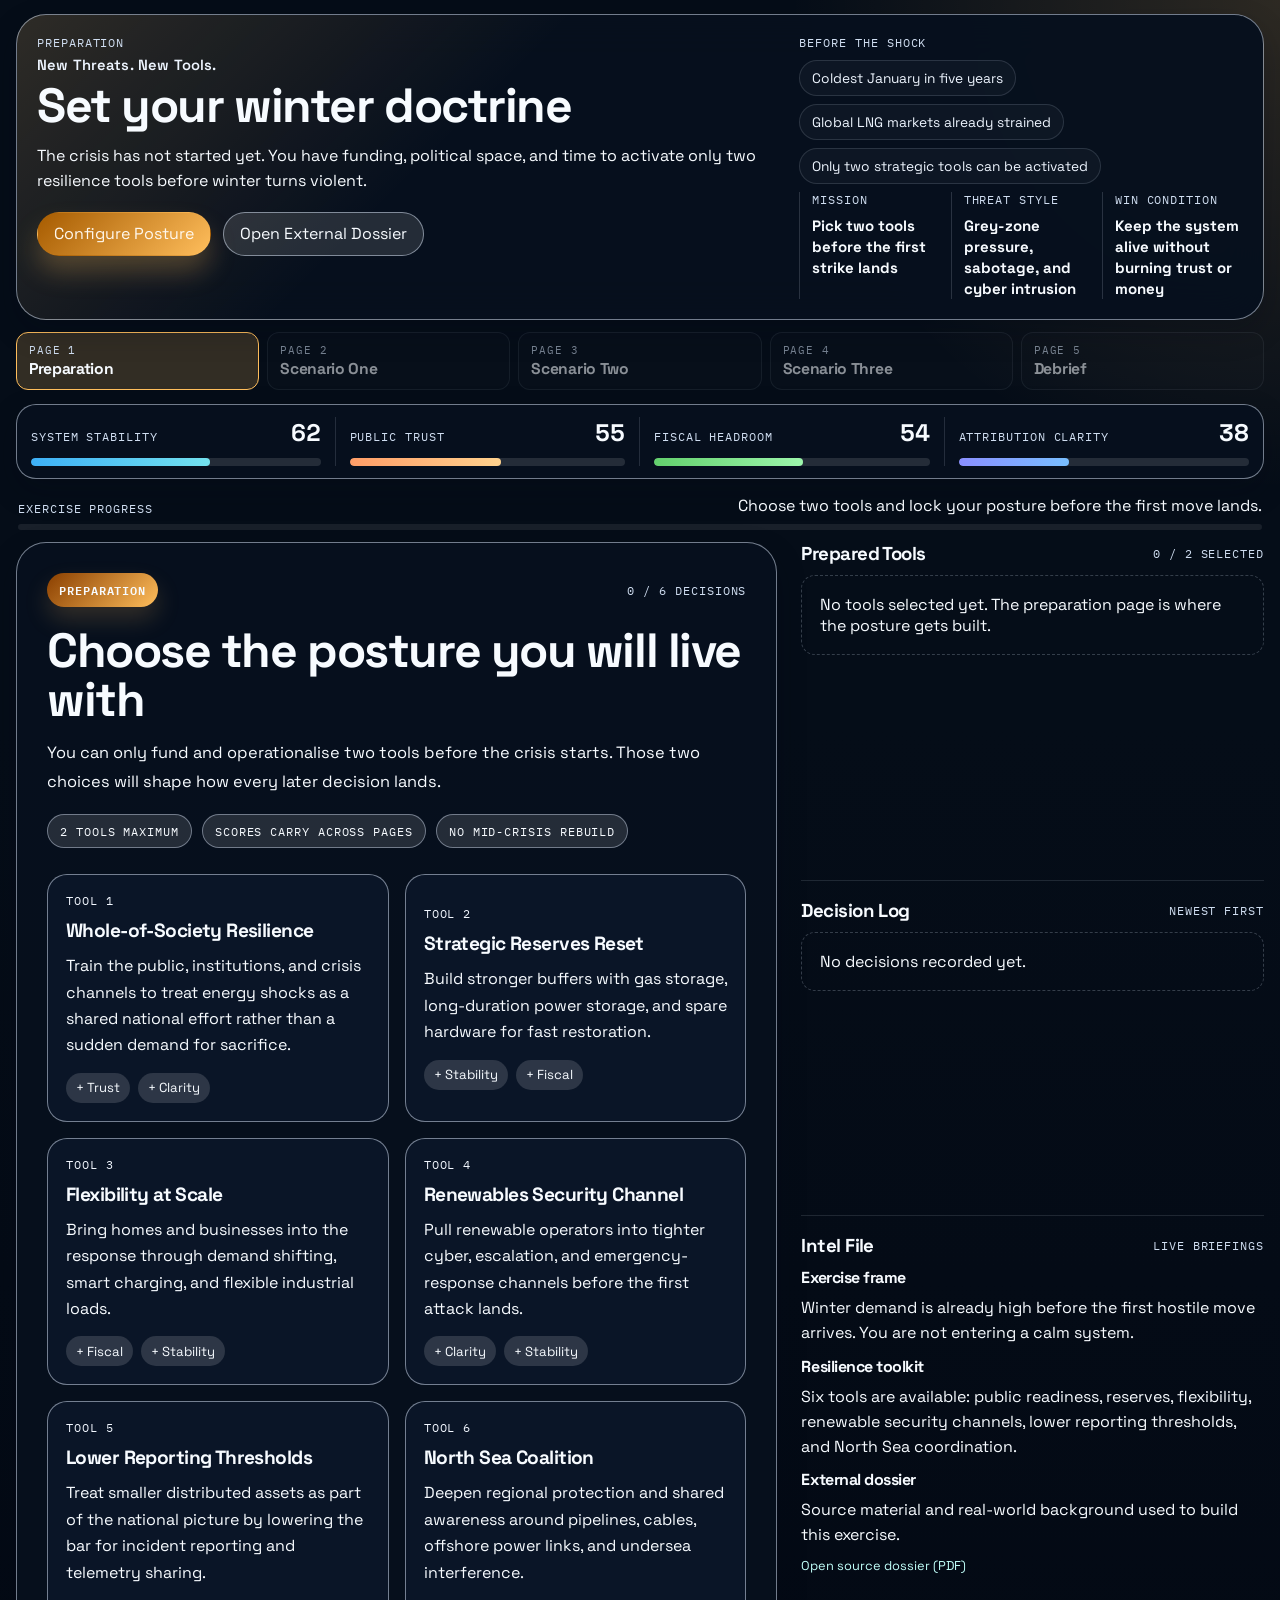
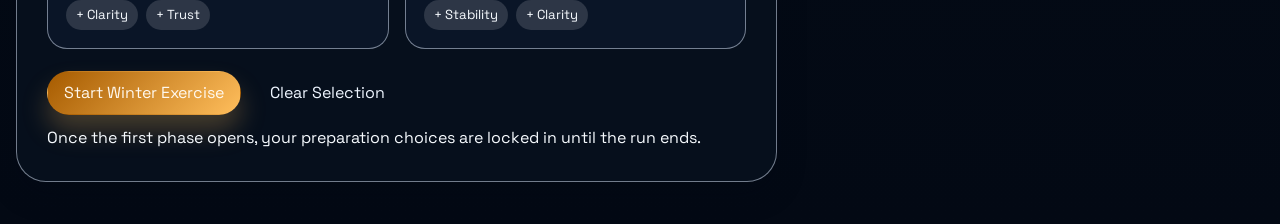
<file: index.html>
<!doctype html>
<html lang="en">
  <head>
    <meta charset="utf-8" />
    <meta name="viewport" content="width=device-width, initial-scale=1" />
    <title>Grey Zone Grid | Preparation</title>
    <link rel="preconnect" href="https://fonts.googleapis.com" />
    <link rel="preconnect" href="https://fonts.gstatic.com" crossorigin />
    <link
      href="https://fonts.googleapis.com/css2?family=IBM+Plex+Mono:wght@400;500;600&family=Space+Grotesk:wght@400;500;700&display=swap"
      rel="stylesheet"
    />
    <link rel="stylesheet" href="styles.css?v=20260312o" />
  </head>
  <body data-page="prep">
    <div class="app-shell">
      <header class="hero">
        <div class="hero-copy">
          <p class="eyebrow" id="pageEyebrow"></p>
          <p class="hero-theme" id="pageTheme"></p>
          <h1 id="pageHeading"></h1>
          <p class="hero-dek" id="pageDek"></p>
          <div class="hero-actions" id="heroActions"></div>
        </div>

        <div class="hero-side">
          <div class="schematic-card">
            <p class="mini-label" id="pageContextLabel"></p>
            <div class="schematic-grid" aria-hidden="true">
              <span class="schematic-node node-gas"></span>
              <span class="schematic-node node-grid"></span>
              <span class="schematic-node node-wind"></span>
              <span class="schematic-node node-terminal"></span>
              <span class="schematic-line line-one"></span>
              <span class="schematic-line line-two"></span>
              <span class="schematic-line line-three"></span>
            </div>
            <ul class="scenario-list" id="pageContextList"></ul>
          </div>

          <div class="hero-stat-grid" id="pageStatGrid"></div>
        </div>
      </header>

      <nav class="phase-nav" id="phaseNav" aria-label="Game phases"></nav>

      <main class="control-room" id="game">
        <section class="metric-strip" aria-label="Current resilience scores">
          <article class="metric-card metric-stability">
            <div class="metric-head">
              <span class="metric-label">System Stability</span>
              <span class="metric-value" id="metric-stability-value">62</span>
            </div>
            <div class="metric-bar">
              <span class="metric-fill" id="metric-stability-fill"></span>
            </div>
            <p class="metric-copy" id="metric-stability-copy"></p>
          </article>

          <article class="metric-card metric-trust">
            <div class="metric-head">
              <span class="metric-label">Public Trust</span>
              <span class="metric-value" id="metric-trust-value">55</span>
            </div>
            <div class="metric-bar">
              <span class="metric-fill" id="metric-trust-fill"></span>
            </div>
            <p class="metric-copy" id="metric-trust-copy"></p>
          </article>

          <article class="metric-card metric-fiscal">
            <div class="metric-head">
              <span class="metric-label">Fiscal Headroom</span>
              <span class="metric-value" id="metric-fiscal-value">54</span>
            </div>
            <div class="metric-bar">
              <span class="metric-fill" id="metric-fiscal-fill"></span>
            </div>
            <p class="metric-copy" id="metric-fiscal-copy"></p>
          </article>

          <article class="metric-card metric-clarity">
            <div class="metric-head">
              <span class="metric-label">Attribution Clarity</span>
              <span class="metric-value" id="metric-clarity-value">38</span>
            </div>
            <div class="metric-bar">
              <span class="metric-fill" id="metric-clarity-fill"></span>
            </div>
            <p class="metric-copy" id="metric-clarity-copy"></p>
          </article>
        </section>

        <section class="progress-panel">
          <div class="progress-head">
            <p class="mini-label">Exercise Progress</p>
            <p class="progress-text" id="progressText"></p>
          </div>
          <div class="progress-track" aria-hidden="true">
            <span class="progress-fill" id="progressFill"></span>
          </div>
        </section>

        <section class="room-grid">
          <section class="stage-panel" aria-live="polite">
            <div class="stage-header">
              <span class="phase-chip" id="phaseChip"></span>
              <span class="event-counter" id="eventCounter"></span>
            </div>
            <h2 class="stage-title" id="stageTitle"></h2>
            <p class="stage-lead" id="stageLead"></p>
            <div class="signal-row" id="signalRow"></div>
            <div class="stage-body" id="stageBody"></div>
          </section>

          <aside class="sidebar">
            <section class="panel">
              <div class="panel-head">
                <h3>Prepared Tools</h3>
                <span class="panel-meta" id="toolCounter"></span>
              </div>
              <div class="tool-summary" id="toolSummary"></div>
            </section>

            <section class="panel">
              <div class="panel-head">
                <h3>Decision Log</h3>
                <span class="panel-meta">Newest first</span>
              </div>
              <div class="log-list" id="decisionLog"></div>
            </section>

            <section class="panel">
              <div class="panel-head">
                <h3>Intel File</h3>
                <span class="panel-meta">Live briefings</span>
              </div>
              <div class="source-list" id="sourceList"></div>
            </section>
          </aside>
        </section>
      </main>
    </div>

    <script src="app.js?v=20260312o"></script>
  </body>
</html>
</file>
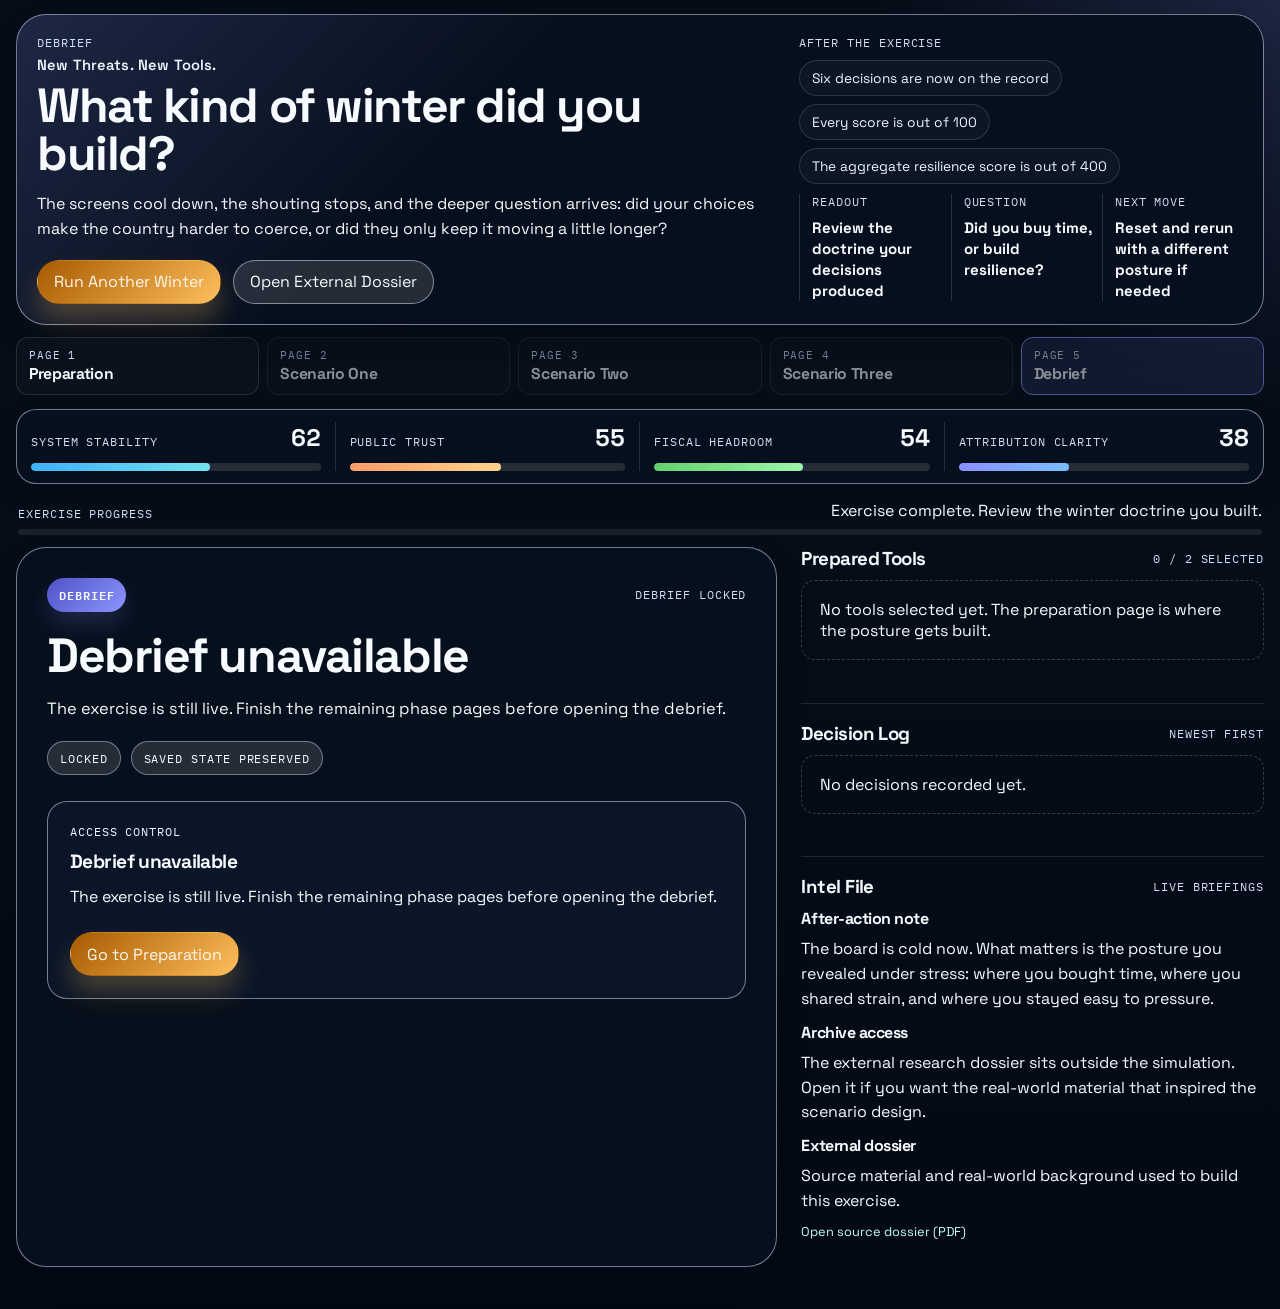
<file: debrief.html>
<!doctype html>
<html lang="en">
  <head>
    <meta charset="utf-8" />
    <meta name="viewport" content="width=device-width, initial-scale=1" />
    <title>Grey Zone Grid | Debrief</title>
    <link rel="preconnect" href="https://fonts.googleapis.com" />
    <link rel="preconnect" href="https://fonts.gstatic.com" crossorigin />
    <link
      href="https://fonts.googleapis.com/css2?family=IBM+Plex+Mono:wght@400;500;600&family=Space+Grotesk:wght@400;500;700&display=swap"
      rel="stylesheet"
    />
    <link rel="stylesheet" href="styles.css?v=20260312o" />
  </head>
  <body data-page="debrief">
    <div class="app-shell">
      <header class="hero">
        <div class="hero-copy">
          <p class="eyebrow" id="pageEyebrow"></p>
          <p class="hero-theme" id="pageTheme"></p>
          <h1 id="pageHeading"></h1>
          <p class="hero-dek" id="pageDek"></p>
          <div class="hero-actions" id="heroActions"></div>
        </div>
        <div class="hero-side">
          <div class="schematic-card">
            <p class="mini-label" id="pageContextLabel"></p>
            <div class="schematic-grid" aria-hidden="true">
              <span class="schematic-node node-gas"></span>
              <span class="schematic-node node-grid"></span>
              <span class="schematic-node node-wind"></span>
              <span class="schematic-node node-terminal"></span>
              <span class="schematic-line line-one"></span>
              <span class="schematic-line line-two"></span>
              <span class="schematic-line line-three"></span>
            </div>
            <ul class="scenario-list" id="pageContextList"></ul>
          </div>
          <div class="hero-stat-grid" id="pageStatGrid"></div>
        </div>
      </header>
      <nav class="phase-nav" id="phaseNav" aria-label="Game phases"></nav>
      <main class="control-room" id="game">
        <section class="metric-strip" aria-label="Current resilience scores">
          <article class="metric-card metric-stability"><div class="metric-head"><span class="metric-label">System Stability</span><span class="metric-value" id="metric-stability-value">62</span></div><div class="metric-bar"><span class="metric-fill" id="metric-stability-fill"></span></div><p class="metric-copy" id="metric-stability-copy"></p></article>
          <article class="metric-card metric-trust"><div class="metric-head"><span class="metric-label">Public Trust</span><span class="metric-value" id="metric-trust-value">55</span></div><div class="metric-bar"><span class="metric-fill" id="metric-trust-fill"></span></div><p class="metric-copy" id="metric-trust-copy"></p></article>
          <article class="metric-card metric-fiscal"><div class="metric-head"><span class="metric-label">Fiscal Headroom</span><span class="metric-value" id="metric-fiscal-value">54</span></div><div class="metric-bar"><span class="metric-fill" id="metric-fiscal-fill"></span></div><p class="metric-copy" id="metric-fiscal-copy"></p></article>
          <article class="metric-card metric-clarity"><div class="metric-head"><span class="metric-label">Attribution Clarity</span><span class="metric-value" id="metric-clarity-value">38</span></div><div class="metric-bar"><span class="metric-fill" id="metric-clarity-fill"></span></div><p class="metric-copy" id="metric-clarity-copy"></p></article>
        </section>
        <section class="progress-panel"><div class="progress-head"><p class="mini-label">Exercise Progress</p><p class="progress-text" id="progressText"></p></div><div class="progress-track" aria-hidden="true"><span class="progress-fill" id="progressFill"></span></div></section>
        <section class="room-grid">
          <section class="stage-panel" aria-live="polite"><div class="stage-header"><span class="phase-chip" id="phaseChip"></span><span class="event-counter" id="eventCounter"></span></div><h2 class="stage-title" id="stageTitle"></h2><p class="stage-lead" id="stageLead"></p><div class="signal-row" id="signalRow"></div><div class="stage-body" id="stageBody"></div></section>
          <aside class="sidebar">
            <section class="panel"><div class="panel-head"><h3>Prepared Tools</h3><span class="panel-meta" id="toolCounter"></span></div><div class="tool-summary" id="toolSummary"></div></section>
            <section class="panel"><div class="panel-head"><h3>Decision Log</h3><span class="panel-meta">Newest first</span></div><div class="log-list" id="decisionLog"></div></section>
            <section class="panel"><div class="panel-head"><h3>Intel File</h3><span class="panel-meta">Live briefings</span></div><div class="source-list" id="sourceList"></div></section>
          </aside>
        </section>
      </main>
    </div>
    <script src="app.js?v=20260312o"></script>
  </body>
</html>
</file>
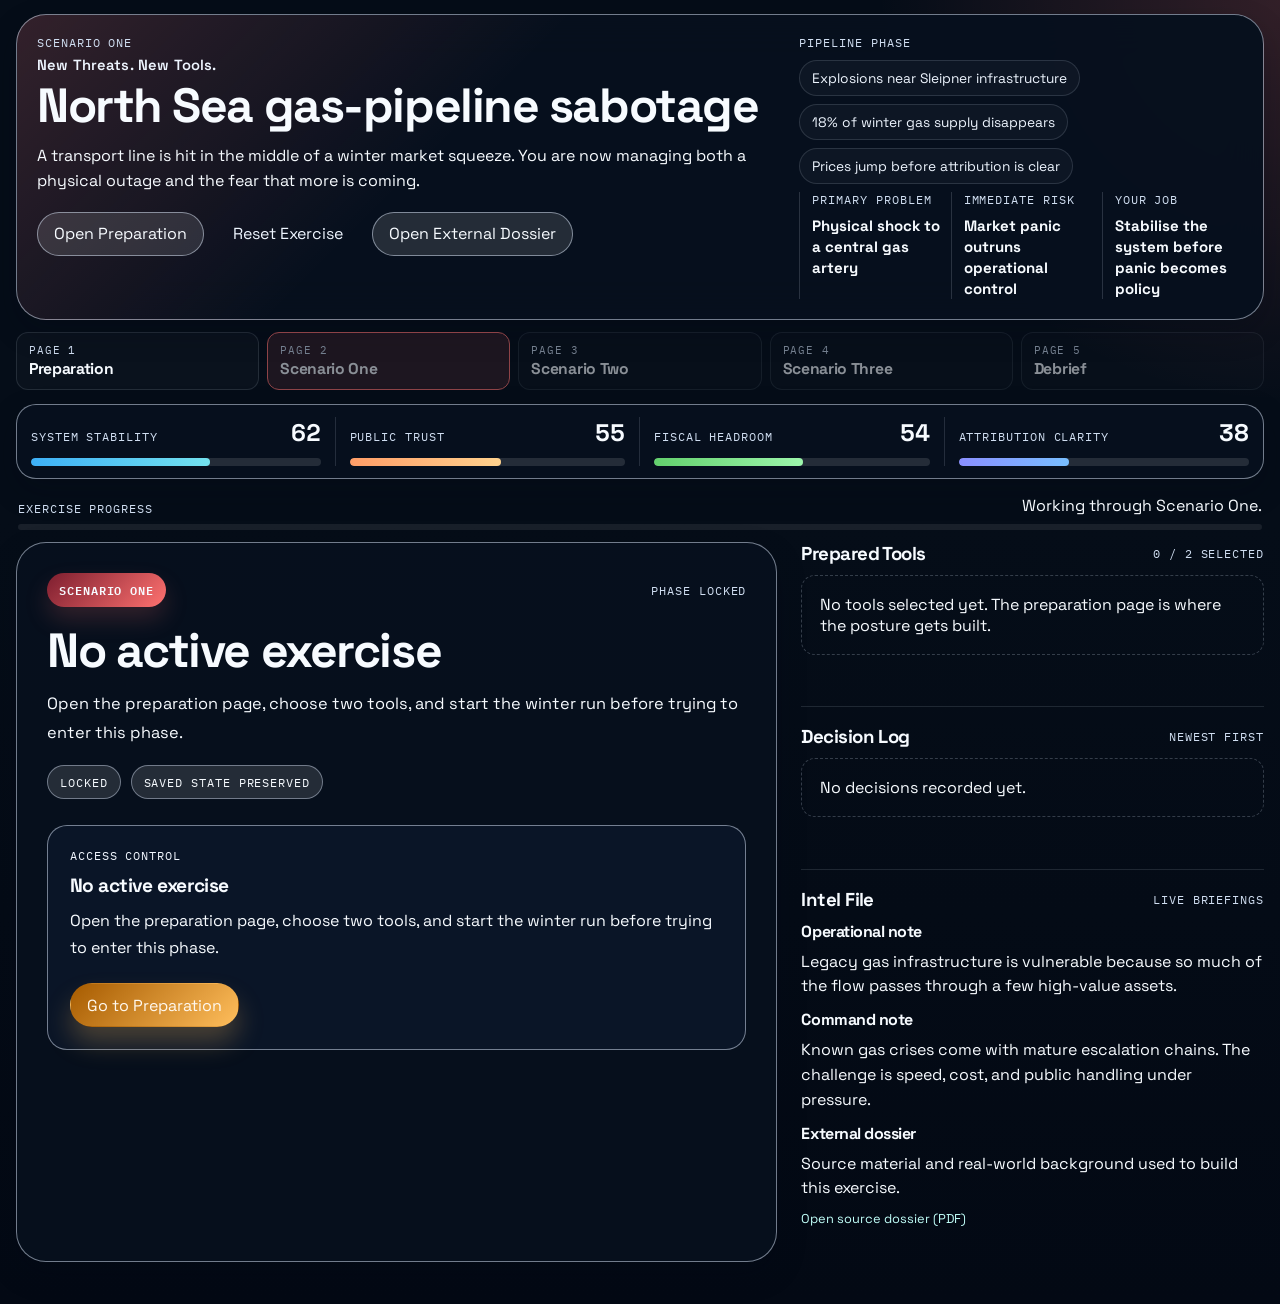
<file: scenario-one.html>
<!doctype html>
<html lang="en">
  <head>
    <meta charset="utf-8" />
    <meta name="viewport" content="width=device-width, initial-scale=1" />
    <title>Grey Zone Grid | Scenario One</title>
    <link rel="preconnect" href="https://fonts.googleapis.com" />
    <link rel="preconnect" href="https://fonts.gstatic.com" crossorigin />
    <link
      href="https://fonts.googleapis.com/css2?family=IBM+Plex+Mono:wght@400;500;600&family=Space+Grotesk:wght@400;500;700&display=swap"
      rel="stylesheet"
    />
    <link rel="stylesheet" href="styles.css?v=20260312o" />
  </head>
  <body data-page="scenario-one">
    <div class="app-shell">
      <header class="hero">
        <div class="hero-copy">
          <p class="eyebrow" id="pageEyebrow"></p>
          <p class="hero-theme" id="pageTheme"></p>
          <h1 id="pageHeading"></h1>
          <p class="hero-dek" id="pageDek"></p>
          <div class="hero-actions" id="heroActions"></div>
        </div>
        <div class="hero-side">
          <div class="schematic-card">
            <p class="mini-label" id="pageContextLabel"></p>
            <div class="schematic-grid" aria-hidden="true">
              <span class="schematic-node node-gas"></span>
              <span class="schematic-node node-grid"></span>
              <span class="schematic-node node-wind"></span>
              <span class="schematic-node node-terminal"></span>
              <span class="schematic-line line-one"></span>
              <span class="schematic-line line-two"></span>
              <span class="schematic-line line-three"></span>
            </div>
            <ul class="scenario-list" id="pageContextList"></ul>
          </div>
          <div class="hero-stat-grid" id="pageStatGrid"></div>
        </div>
      </header>
      <nav class="phase-nav" id="phaseNav" aria-label="Game phases"></nav>
      <main class="control-room" id="game">
        <section class="metric-strip" aria-label="Current resilience scores">
          <article class="metric-card metric-stability"><div class="metric-head"><span class="metric-label">System Stability</span><span class="metric-value" id="metric-stability-value">62</span></div><div class="metric-bar"><span class="metric-fill" id="metric-stability-fill"></span></div><p class="metric-copy" id="metric-stability-copy"></p></article>
          <article class="metric-card metric-trust"><div class="metric-head"><span class="metric-label">Public Trust</span><span class="metric-value" id="metric-trust-value">55</span></div><div class="metric-bar"><span class="metric-fill" id="metric-trust-fill"></span></div><p class="metric-copy" id="metric-trust-copy"></p></article>
          <article class="metric-card metric-fiscal"><div class="metric-head"><span class="metric-label">Fiscal Headroom</span><span class="metric-value" id="metric-fiscal-value">54</span></div><div class="metric-bar"><span class="metric-fill" id="metric-fiscal-fill"></span></div><p class="metric-copy" id="metric-fiscal-copy"></p></article>
          <article class="metric-card metric-clarity"><div class="metric-head"><span class="metric-label">Attribution Clarity</span><span class="metric-value" id="metric-clarity-value">38</span></div><div class="metric-bar"><span class="metric-fill" id="metric-clarity-fill"></span></div><p class="metric-copy" id="metric-clarity-copy"></p></article>
        </section>
        <section class="progress-panel"><div class="progress-head"><p class="mini-label">Exercise Progress</p><p class="progress-text" id="progressText"></p></div><div class="progress-track" aria-hidden="true"><span class="progress-fill" id="progressFill"></span></div></section>
        <section class="room-grid">
          <section class="stage-panel" aria-live="polite"><div class="stage-header"><span class="phase-chip" id="phaseChip"></span><span class="event-counter" id="eventCounter"></span></div><h2 class="stage-title" id="stageTitle"></h2><p class="stage-lead" id="stageLead"></p><div class="signal-row" id="signalRow"></div><div class="stage-body" id="stageBody"></div></section>
          <aside class="sidebar">
            <section class="panel"><div class="panel-head"><h3>Prepared Tools</h3><span class="panel-meta" id="toolCounter"></span></div><div class="tool-summary" id="toolSummary"></div></section>
            <section class="panel"><div class="panel-head"><h3>Decision Log</h3><span class="panel-meta">Newest first</span></div><div class="log-list" id="decisionLog"></div></section>
            <section class="panel"><div class="panel-head"><h3>Intel File</h3><span class="panel-meta">Live briefings</span></div><div class="source-list" id="sourceList"></div></section>
          </aside>
        </section>
      </main>
    </div>
    <script src="app.js?v=20260312o"></script>
  </body>
</html>
</file>
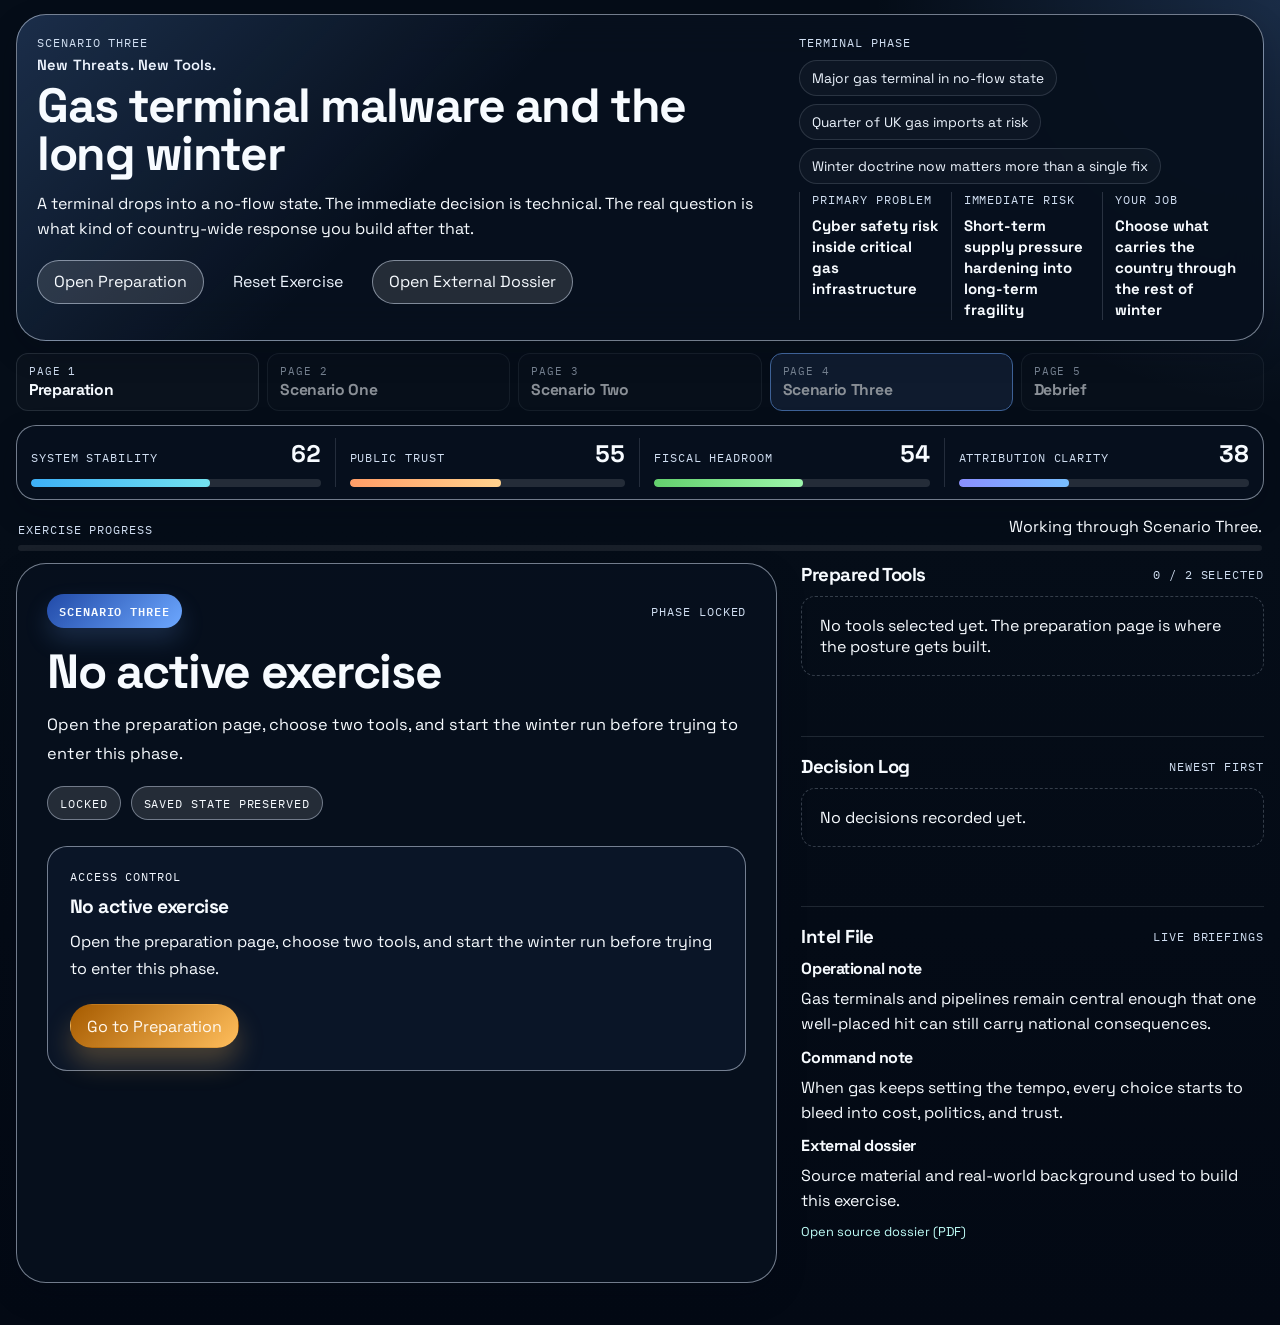
<file: scenario-three.html>
<!doctype html>
<html lang="en">
  <head>
    <meta charset="utf-8" />
    <meta name="viewport" content="width=device-width, initial-scale=1" />
    <title>Grey Zone Grid | Scenario Three</title>
    <link rel="preconnect" href="https://fonts.googleapis.com" />
    <link rel="preconnect" href="https://fonts.gstatic.com" crossorigin />
    <link
      href="https://fonts.googleapis.com/css2?family=IBM+Plex+Mono:wght@400;500;600&family=Space+Grotesk:wght@400;500;700&display=swap"
      rel="stylesheet"
    />
    <link rel="stylesheet" href="styles.css?v=20260312o" />
  </head>
  <body data-page="scenario-three">
    <div class="app-shell">
      <header class="hero">
        <div class="hero-copy">
          <p class="eyebrow" id="pageEyebrow"></p>
          <p class="hero-theme" id="pageTheme"></p>
          <h1 id="pageHeading"></h1>
          <p class="hero-dek" id="pageDek"></p>
          <div class="hero-actions" id="heroActions"></div>
        </div>
        <div class="hero-side">
          <div class="schematic-card">
            <p class="mini-label" id="pageContextLabel"></p>
            <div class="schematic-grid" aria-hidden="true">
              <span class="schematic-node node-gas"></span>
              <span class="schematic-node node-grid"></span>
              <span class="schematic-node node-wind"></span>
              <span class="schematic-node node-terminal"></span>
              <span class="schematic-line line-one"></span>
              <span class="schematic-line line-two"></span>
              <span class="schematic-line line-three"></span>
            </div>
            <ul class="scenario-list" id="pageContextList"></ul>
          </div>
          <div class="hero-stat-grid" id="pageStatGrid"></div>
        </div>
      </header>
      <nav class="phase-nav" id="phaseNav" aria-label="Game phases"></nav>
      <main class="control-room" id="game">
        <section class="metric-strip" aria-label="Current resilience scores">
          <article class="metric-card metric-stability"><div class="metric-head"><span class="metric-label">System Stability</span><span class="metric-value" id="metric-stability-value">62</span></div><div class="metric-bar"><span class="metric-fill" id="metric-stability-fill"></span></div><p class="metric-copy" id="metric-stability-copy"></p></article>
          <article class="metric-card metric-trust"><div class="metric-head"><span class="metric-label">Public Trust</span><span class="metric-value" id="metric-trust-value">55</span></div><div class="metric-bar"><span class="metric-fill" id="metric-trust-fill"></span></div><p class="metric-copy" id="metric-trust-copy"></p></article>
          <article class="metric-card metric-fiscal"><div class="metric-head"><span class="metric-label">Fiscal Headroom</span><span class="metric-value" id="metric-fiscal-value">54</span></div><div class="metric-bar"><span class="metric-fill" id="metric-fiscal-fill"></span></div><p class="metric-copy" id="metric-fiscal-copy"></p></article>
          <article class="metric-card metric-clarity"><div class="metric-head"><span class="metric-label">Attribution Clarity</span><span class="metric-value" id="metric-clarity-value">38</span></div><div class="metric-bar"><span class="metric-fill" id="metric-clarity-fill"></span></div><p class="metric-copy" id="metric-clarity-copy"></p></article>
        </section>
        <section class="progress-panel"><div class="progress-head"><p class="mini-label">Exercise Progress</p><p class="progress-text" id="progressText"></p></div><div class="progress-track" aria-hidden="true"><span class="progress-fill" id="progressFill"></span></div></section>
        <section class="room-grid">
          <section class="stage-panel" aria-live="polite"><div class="stage-header"><span class="phase-chip" id="phaseChip"></span><span class="event-counter" id="eventCounter"></span></div><h2 class="stage-title" id="stageTitle"></h2><p class="stage-lead" id="stageLead"></p><div class="signal-row" id="signalRow"></div><div class="stage-body" id="stageBody"></div></section>
          <aside class="sidebar">
            <section class="panel"><div class="panel-head"><h3>Prepared Tools</h3><span class="panel-meta" id="toolCounter"></span></div><div class="tool-summary" id="toolSummary"></div></section>
            <section class="panel"><div class="panel-head"><h3>Decision Log</h3><span class="panel-meta">Newest first</span></div><div class="log-list" id="decisionLog"></div></section>
            <section class="panel"><div class="panel-head"><h3>Intel File</h3><span class="panel-meta">Live briefings</span></div><div class="source-list" id="sourceList"></div></section>
          </aside>
        </section>
      </main>
    </div>
    <script src="app.js?v=20260312o"></script>
  </body>
</html>
</file>
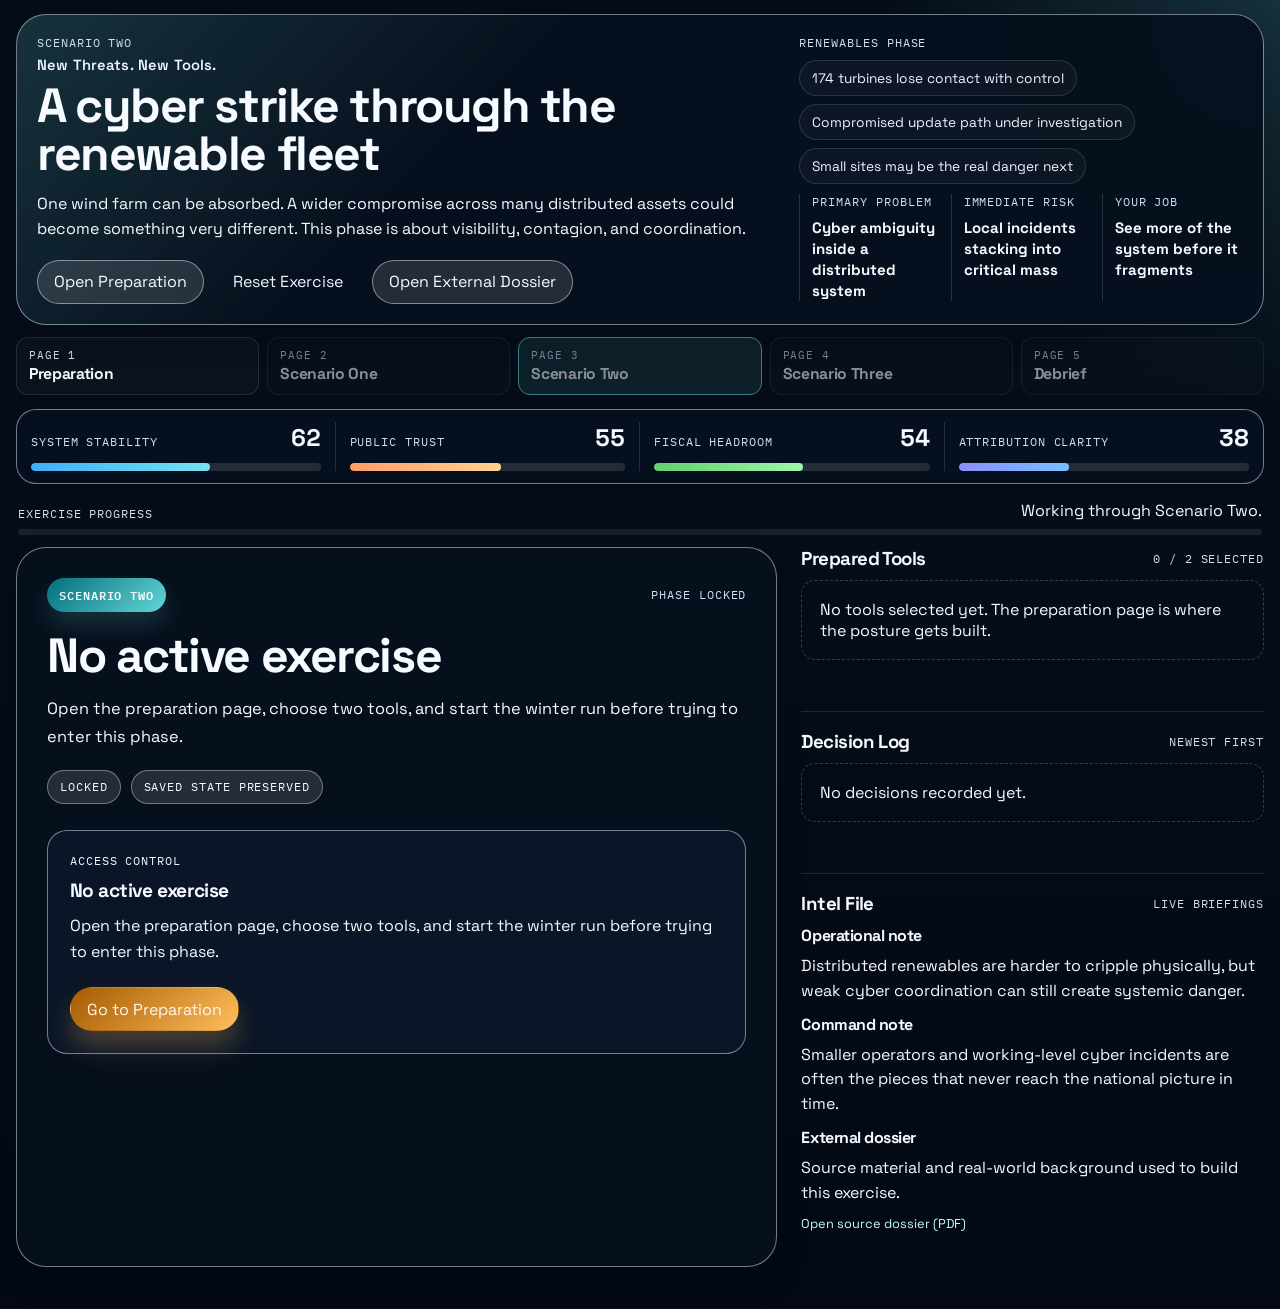
<file: scenario-two.html>
<!doctype html>
<html lang="en">
  <head>
    <meta charset="utf-8" />
    <meta name="viewport" content="width=device-width, initial-scale=1" />
    <title>Grey Zone Grid | Scenario Two</title>
    <link rel="preconnect" href="https://fonts.googleapis.com" />
    <link rel="preconnect" href="https://fonts.gstatic.com" crossorigin />
    <link
      href="https://fonts.googleapis.com/css2?family=IBM+Plex+Mono:wght@400;500;600&family=Space+Grotesk:wght@400;500;700&display=swap"
      rel="stylesheet"
    />
    <link rel="stylesheet" href="styles.css?v=20260312o" />
  </head>
  <body data-page="scenario-two">
    <div class="app-shell">
      <header class="hero">
        <div class="hero-copy">
          <p class="eyebrow" id="pageEyebrow"></p>
          <p class="hero-theme" id="pageTheme"></p>
          <h1 id="pageHeading"></h1>
          <p class="hero-dek" id="pageDek"></p>
          <div class="hero-actions" id="heroActions"></div>
        </div>
        <div class="hero-side">
          <div class="schematic-card">
            <p class="mini-label" id="pageContextLabel"></p>
            <div class="schematic-grid" aria-hidden="true">
              <span class="schematic-node node-gas"></span>
              <span class="schematic-node node-grid"></span>
              <span class="schematic-node node-wind"></span>
              <span class="schematic-node node-terminal"></span>
              <span class="schematic-line line-one"></span>
              <span class="schematic-line line-two"></span>
              <span class="schematic-line line-three"></span>
            </div>
            <ul class="scenario-list" id="pageContextList"></ul>
          </div>
          <div class="hero-stat-grid" id="pageStatGrid"></div>
        </div>
      </header>
      <nav class="phase-nav" id="phaseNav" aria-label="Game phases"></nav>
      <main class="control-room" id="game">
        <section class="metric-strip" aria-label="Current resilience scores">
          <article class="metric-card metric-stability"><div class="metric-head"><span class="metric-label">System Stability</span><span class="metric-value" id="metric-stability-value">62</span></div><div class="metric-bar"><span class="metric-fill" id="metric-stability-fill"></span></div><p class="metric-copy" id="metric-stability-copy"></p></article>
          <article class="metric-card metric-trust"><div class="metric-head"><span class="metric-label">Public Trust</span><span class="metric-value" id="metric-trust-value">55</span></div><div class="metric-bar"><span class="metric-fill" id="metric-trust-fill"></span></div><p class="metric-copy" id="metric-trust-copy"></p></article>
          <article class="metric-card metric-fiscal"><div class="metric-head"><span class="metric-label">Fiscal Headroom</span><span class="metric-value" id="metric-fiscal-value">54</span></div><div class="metric-bar"><span class="metric-fill" id="metric-fiscal-fill"></span></div><p class="metric-copy" id="metric-fiscal-copy"></p></article>
          <article class="metric-card metric-clarity"><div class="metric-head"><span class="metric-label">Attribution Clarity</span><span class="metric-value" id="metric-clarity-value">38</span></div><div class="metric-bar"><span class="metric-fill" id="metric-clarity-fill"></span></div><p class="metric-copy" id="metric-clarity-copy"></p></article>
        </section>
        <section class="progress-panel"><div class="progress-head"><p class="mini-label">Exercise Progress</p><p class="progress-text" id="progressText"></p></div><div class="progress-track" aria-hidden="true"><span class="progress-fill" id="progressFill"></span></div></section>
        <section class="room-grid">
          <section class="stage-panel" aria-live="polite"><div class="stage-header"><span class="phase-chip" id="phaseChip"></span><span class="event-counter" id="eventCounter"></span></div><h2 class="stage-title" id="stageTitle"></h2><p class="stage-lead" id="stageLead"></p><div class="signal-row" id="signalRow"></div><div class="stage-body" id="stageBody"></div></section>
          <aside class="sidebar">
            <section class="panel"><div class="panel-head"><h3>Prepared Tools</h3><span class="panel-meta" id="toolCounter"></span></div><div class="tool-summary" id="toolSummary"></div></section>
            <section class="panel"><div class="panel-head"><h3>Decision Log</h3><span class="panel-meta">Newest first</span></div><div class="log-list" id="decisionLog"></div></section>
            <section class="panel"><div class="panel-head"><h3>Intel File</h3><span class="panel-meta">Live briefings</span></div><div class="source-list" id="sourceList"></div></section>
          </aside>
        </section>
      </main>
    </div>
    <script src="app.js?v=20260312o"></script>
  </body>
</html>
</file>
<file: styles.css>
:root {
  --bg: #07111f;
  --bg-alt: #0d1a2d;
  --panel: rgba(7, 16, 30, 0.96);
  --panel-strong: rgba(11, 22, 40, 0.99);
  --panel-soft: rgba(255, 255, 255, 0.05);
  --line: rgba(189, 210, 236, 0.24);
  --line-strong: rgba(221, 234, 252, 0.5);
  --ink: #f7fbff;
  --muted: #d0def1;
  --muted-strong: #eef5ff;
  --muted-soft: #afc2db;
  --teal: #64d6d6;
  --amber: #ffbe5c;
  --red: #ff7270;
  --green: #59cf84;
  --blue: #6da8ff;
  --violet: #8d95ff;
  --tag-ink: #f2f7ff;
  --phase-glow: rgba(255, 190, 92, 0.16);
  --phase-chip-start: #8a3f00;
  --phase-chip-end: #ffbe5c;
  --phase-soft: rgba(255, 190, 92, 0.18);
  --shadow: 0 12px 30px rgba(1, 8, 19, 0.24);
  --radius-xl: 30px;
  --radius-lg: 20px;
  --radius-md: 14px;
  --radius-sm: 10px;
}

* {
  box-sizing: border-box;
}

html {
  scroll-behavior: smooth;
}

html,
body {
  margin: 0;
  min-height: 100%;
}

body {
  color: var(--ink);
  font-family: "Space Grotesk", system-ui, sans-serif;
  background:
    radial-gradient(circle at top right, var(--phase-glow), transparent 22%),
    linear-gradient(180deg, #050d18 0%, #050d18 40%, #030914 100%);
}

body[data-page="prep"] {
  --phase-glow: rgba(255, 190, 92, 0.16);
  --phase-chip-start: #8a3f00;
  --phase-chip-end: #ffbe5c;
  --phase-soft: rgba(255, 190, 92, 0.18);
}

body[data-page="scenario-one"] {
  --phase-glow: rgba(255, 114, 112, 0.18);
  --phase-chip-start: #7d1e2f;
  --phase-chip-end: #ff7270;
  --phase-soft: rgba(255, 114, 112, 0.18);
}

body[data-page="scenario-two"] {
  --phase-glow: rgba(100, 214, 214, 0.18);
  --phase-chip-start: #036f7b;
  --phase-chip-end: #64d6d6;
  --phase-soft: rgba(100, 214, 214, 0.18);
}

body[data-page="scenario-three"] {
  --phase-glow: rgba(109, 168, 255, 0.2);
  --phase-chip-start: #214aa8;
  --phase-chip-end: #6da8ff;
  --phase-soft: rgba(109, 168, 255, 0.18);
}

body[data-page="debrief"] {
  --phase-glow: rgba(141, 149, 255, 0.18);
  --phase-chip-start: #4f52c6;
  --phase-chip-end: #8d95ff;
  --phase-soft: rgba(141, 149, 255, 0.18);
}

body::before {
  display: none;
}

a {
  color: inherit;
}

button,
input,
select,
textarea {
  font: inherit;
  color: inherit;
}

.app-shell {
  width: min(1480px, calc(100% - 32px));
  margin: 0 auto;
  padding: 14px 0 42px;
}

.hero {
  display: grid;
  grid-template-columns: minmax(0, 1.35fr) minmax(320px, 0.8fr);
  gap: 14px;
  padding: clamp(14px, 2.2vw, 20px);
  border: 1px solid var(--line-strong);
  border-radius: var(--radius-xl);
  background: linear-gradient(135deg, var(--phase-glow), transparent 36%), var(--panel);
  box-shadow: var(--shadow);
  backdrop-filter: blur(20px);
}

.hero-copy {
  max-width: 860px;
}

.eyebrow,
.mini-label,
.metric-label,
.phase-chip,
.event-counter,
.panel-meta,
.signal-pill,
.tool-tag,
.delta-chip,
.ending-score-label,
.result-kicker,
.choice-tag {
  font-family: "IBM Plex Mono", ui-monospace, monospace;
  letter-spacing: 0.08em;
  text-transform: uppercase;
}

.eyebrow,
.mini-label,
.panel-meta {
  color: var(--muted);
  font-size: 0.73rem;
}

.hero-theme {
  margin-top: 6px;
  color: var(--muted-strong);
  font-size: 0.92rem;
  font-weight: 600;
  letter-spacing: 0.01em;
}

h1,
h2,
h3,
h4,
p {
  margin: 0;
}

h1,
h2,
h3,
h4 {
  letter-spacing: -0.03em;
}

h1 {
  margin-top: 8px;
  font-size: clamp(2rem, 4.4vw, 3rem);
  line-height: 1;
}

.hero-dek {
  margin-top: 14px;
  max-width: 74ch;
  color: var(--ink);
  font-size: 1rem;
  line-height: 1.55;
}

.hero-actions {
  display: flex;
  flex-wrap: wrap;
  gap: 12px;
  margin-top: 18px;
}

.primary-button,
.secondary-button,
.ghost-button,
.secondary-link {
  display: inline-flex;
  align-items: center;
  justify-content: center;
  gap: 10px;
  min-height: 44px;
  padding: 0 16px;
  border-radius: 999px;
  border: 1px solid transparent;
  text-decoration: none;
  cursor: pointer;
  transition:
    transform 160ms ease,
    border-color 160ms ease,
    background-color 160ms ease,
    color 160ms ease,
    box-shadow 160ms ease;
}

.primary-button {
  background: linear-gradient(135deg, #a65b00, #ffbe5c);
  color: #fff8ee;
  box-shadow: 0 16px 26px rgba(255, 190, 92, 0.25);
}

.secondary-button,
.secondary-link {
  border-color: var(--line-strong);
  color: var(--ink);
  background: rgba(255, 255, 255, 0.12);
}

.ghost-button {
  border-color: transparent;
  color: var(--muted-strong);
  background: transparent;
}

.primary-button:hover,
.secondary-button:hover,
.ghost-button:hover,
.secondary-link:hover {
  transform: translateY(-1px);
}

.hero-side {
  display: grid;
  grid-template-columns: 1fr;
  gap: 8px;
  align-items: start;
}

.schematic-card,
.hero-stat {
  position: relative;
  overflow: hidden;
}

.schematic-card {
  display: grid;
  gap: 10px;
  padding: 0;
}

.schematic-grid {
  display: none;
}

.schematic-node,
.schematic-line {
  position: absolute;
}

.schematic-node {
  width: 14px;
  height: 14px;
  border-radius: 999px;
  box-shadow: 0 0 0 8px rgba(255, 255, 255, 0.02);
}

.node-gas {
  top: 18px;
  left: 24px;
  background: var(--red);
}

.node-grid {
  top: 40px;
  left: 116px;
  background: var(--amber);
}

.node-wind {
  top: 22px;
  right: 30px;
  background: var(--teal);
}

.node-terminal {
  bottom: 16px;
  right: 78px;
  background: var(--blue);
}

.schematic-line {
  height: 2px;
  border-radius: 999px;
  background: linear-gradient(90deg, rgba(255, 255, 255, 0.1), rgba(255, 255, 255, 0.4));
  transform-origin: left center;
}

.line-one {
  top: 24px;
  left: 36px;
  width: 92px;
  transform: rotate(15deg);
}

.line-two {
  top: 46px;
  left: 130px;
  width: 110px;
  transform: rotate(-10deg);
}

.line-three {
  top: 58px;
  left: 126px;
  width: 74px;
  transform: rotate(33deg);
}

.scenario-list {
  display: flex;
  flex-wrap: wrap;
  gap: 8px;
  padding: 0;
  margin: 0;
  list-style: none;
  color: var(--muted-strong);
  font-size: 0.86rem;
}

.scenario-list li {
  padding: 8px 12px;
  border-radius: 999px;
  border: 1px solid rgba(221, 234, 252, 0.14);
  background: rgba(255, 255, 255, 0.03);
}

.scenario-list li::before {
  display: none;
}

.hero-stat-grid {
  display: grid;
  grid-template-columns: repeat(3, minmax(0, 1fr));
  gap: 10px;
}

.hero-stat {
  display: flex;
  flex-direction: column;
  justify-content: flex-start;
  padding: 0 0 0 12px;
  border-left: 1px solid rgba(221, 234, 252, 0.16);
}

.hero-stat strong {
  display: block;
  margin-top: 8px;
  font-size: 0.94rem;
  line-height: 1.4;
  color: var(--ink);
}

.phase-nav {
  display: grid;
  grid-template-columns: repeat(5, minmax(0, 1fr));
  gap: 8px;
  margin-top: 12px;
}

.phase-nav-link {
  display: grid;
  gap: 2px;
  min-height: auto;
  padding: 10px 12px;
  border-radius: 12px;
  border: 1px solid rgba(221, 234, 252, 0.12);
  background: rgba(255, 255, 255, 0.025);
  color: var(--ink);
  text-decoration: none;
  box-shadow: none;
}

.phase-nav-link.is-current {
  border-color: var(--phase-chip-end);
  background: var(--phase-soft);
}

.phase-nav-link.is-complete {
  border-color: rgba(89, 207, 132, 0.4);
}

.phase-nav-link.is-locked {
  opacity: 0.55;
  cursor: not-allowed;
}

.phase-nav-step {
  color: var(--muted);
  font-size: 0.7rem;
  font-family: "IBM Plex Mono", ui-monospace, monospace;
  letter-spacing: 0.08em;
  text-transform: uppercase;
}

.phase-nav-label {
  font-size: 0.98rem;
  font-weight: 700;
  letter-spacing: -0.02em;
}

.phase-nav-status {
  display: none;
}

.control-room {
  margin-top: 14px;
}

.metric-strip {
  display: grid;
  grid-template-columns: repeat(4, minmax(0, 1fr));
  gap: 0;
  padding: 12px 14px;
  border: 1px solid var(--line-strong);
  border-radius: var(--radius-lg);
  background: var(--panel);
  box-shadow: var(--shadow);
}

.metric-card,
.progress-panel,
.stage-panel,
.panel {
  border: 1px solid var(--line-strong);
  background: var(--panel);
  box-shadow: var(--shadow);
}

.metric-card {
  padding: 0 14px;
  border: 0;
  border-right: 1px solid rgba(221, 234, 252, 0.14);
  border-radius: 0;
  background: transparent;
  box-shadow: none;
}

.metric-card:first-child {
  padding-left: 0;
}

.metric-card:last-child {
  padding-right: 0;
  border-right: 0;
}

.metric-head {
  display: flex;
  align-items: baseline;
  justify-content: space-between;
  gap: 12px;
}

.metric-label {
  font-size: 0.72rem;
  color: var(--muted);
}

.metric-value {
  font-size: 1.5rem;
  font-weight: 700;
  font-variant-numeric: tabular-nums;
}

.metric-bar {
  position: relative;
  overflow: hidden;
  height: 8px;
  margin-top: 10px;
  border-radius: 999px;
  background: rgba(255, 255, 255, 0.12);
}

.metric-fill {
  display: block;
  height: 100%;
  border-radius: inherit;
  width: 0;
}

.metric-stability .metric-fill {
  background: linear-gradient(90deg, #3db0f7, #73e2ef);
}

.metric-trust .metric-fill {
  background: linear-gradient(90deg, #ff9d67, #ffd28e);
}

.metric-fiscal .metric-fill {
  background: linear-gradient(90deg, #63d06d, #9df6ac);
}

.metric-clarity .metric-fill {
  background: linear-gradient(90deg, #8a8fff, #78beff);
}

.metric-copy {
  display: none;
}

.progress-panel {
  margin-top: 8px;
  padding: 8px 2px 0;
  border: 0;
  border-radius: 0;
  background: transparent;
  box-shadow: none;
}

.progress-head {
  display: flex;
  justify-content: space-between;
  gap: 16px;
  align-items: flex-end;
}

.progress-text {
  max-width: 70ch;
  color: var(--ink);
}

.progress-track {
  margin-top: 8px;
  overflow: hidden;
  height: 6px;
  border-radius: 999px;
  background: rgba(255, 255, 255, 0.08);
}

.progress-fill {
  display: block;
  height: 100%;
  width: 0;
  border-radius: inherit;
  background: linear-gradient(90deg, var(--phase-chip-start), var(--phase-chip-end));
  transition: width 220ms ease;
}

.room-grid {
  display: grid;
  grid-template-columns: minmax(0, 1.35fr) minmax(320px, 0.82fr);
  gap: 24px;
  margin-top: 12px;
}

.stage-panel,
.panel {
  border-radius: var(--radius-xl);
}

.stage-panel {
  padding: clamp(22px, 3.5vw, 30px);
  min-height: 720px;
}

.stage-header {
  display: flex;
  justify-content: space-between;
  gap: 18px;
  align-items: center;
}

.phase-chip {
  display: inline-flex;
  align-items: center;
  min-height: 34px;
  padding: 0 12px;
  border-radius: 999px;
  color: var(--ink);
  font-size: 0.72rem;
  font-weight: 600;
  background: linear-gradient(135deg, var(--phase-chip-start), var(--phase-chip-end));
  box-shadow: 0 12px 24px var(--phase-soft);
}

.event-counter {
  color: var(--muted);
  font-size: 0.76rem;
}

.stage-title {
  margin-top: 20px;
  font-size: clamp(2rem, 4vw, 3rem);
  line-height: 1.02;
}

.stage-lead {
  margin-top: 14px;
  max-width: 70ch;
  color: var(--ink);
  font-size: 1.02rem;
  line-height: 1.75;
}

.signal-row {
  display: flex;
  flex-wrap: wrap;
  gap: 10px;
  margin-top: 18px;
}

.signal-pill {
  display: inline-flex;
  align-items: center;
  min-height: 34px;
  padding: 0 12px;
  border-radius: 999px;
  border: 1px solid rgba(221, 234, 252, 0.42);
  background: rgba(255, 255, 255, 0.12);
  color: var(--ink);
  font-size: 0.72rem;
}

.stage-body {
  margin-top: 26px;
}

.prep-grid,
.choice-grid,
.debrief-grid,
.history-grid,
.insight-grid,
.recommendation-grid {
  display: grid;
  gap: 16px;
}

.prep-grid {
  grid-template-columns: repeat(2, minmax(0, 1fr));
}

.tool-card,
.choice-card,
.result-card,
.ending-card,
.insight-card,
.history-card,
.recommendation-card {
  border-radius: var(--radius-lg);
  border: 1px solid var(--line-strong);
  background: var(--panel-strong);
}

.tool-card {
  padding: 18px;
  color: var(--ink);
  text-align: left;
  cursor: pointer;
  transition:
    transform 160ms ease,
    border-color 160ms ease,
    box-shadow 160ms ease,
    opacity 160ms ease;
}

.tool-card:hover,
.choice-card:hover {
  transform: translateY(-2px);
}

.tool-card.is-selected {
  border-color: rgba(255, 190, 92, 0.78);
  box-shadow: 0 0 0 1px rgba(255, 190, 92, 0.3) inset;
}

.tool-card.is-disabled {
  opacity: 0.72;
}

.tool-tag,
.choice-tag,
.result-kicker {
  color: var(--tag-ink);
  font-size: 0.72rem;
}

.tool-title,
.choice-title,
.result-title,
.ending-title,
.insight-title,
.recommendation-title {
  margin-top: 10px;
  font-size: 1.2rem;
}

.tool-copy,
.choice-copy,
.result-copy,
.insight-copy,
.history-copy,
.recommendation-copy,
.stage-note,
.score-summary {
  margin-top: 10px;
  color: var(--ink);
  line-height: 1.65;
}

.effect-list,
.bonus-list,
.recommendation-list {
  display: flex;
  flex-wrap: wrap;
  gap: 8px;
  margin-top: 14px;
}

.effect-pill,
.bonus-pill,
.summary-pill {
  display: inline-flex;
  align-items: center;
  min-height: 30px;
  padding: 0 10px;
  border-radius: 999px;
  background: rgba(255, 255, 255, 0.14);
  color: var(--ink);
  font-size: 0.82rem;
}

.prep-actions,
.result-actions,
.debrief-actions {
  display: flex;
  flex-wrap: wrap;
  gap: 12px;
  margin-top: 22px;
}

.stage-note {
  max-width: 70ch;
}

.choice-grid {
  grid-template-columns: repeat(3, minmax(0, 1fr));
}

.choice-card {
  display: flex;
  flex-direction: column;
  align-items: flex-start;
  width: 100%;
  padding: 18px;
  color: var(--ink);
  text-align: left;
  cursor: pointer;
  transition:
    transform 160ms ease,
    border-color 160ms ease,
    box-shadow 160ms ease;
}

.choice-card:focus-visible,
.tool-card:focus-visible,
.primary-button:focus-visible,
.secondary-button:focus-visible,
.ghost-button:focus-visible {
  outline: 2px solid #f8d186;
  outline-offset: 2px;
}

.choice-card strong,
.tool-card strong {
  font-weight: 700;
}

.choice-footer {
  margin-top: auto;
  padding-top: 14px;
  width: 100%;
}

.choice-synergy {
  color: #b5fff8;
  font-size: 0.9rem;
}

.sidebar {
  display: grid;
  gap: 18px;
}

.panel {
  padding: 0;
  border: 0;
  border-radius: 0;
  background: transparent;
  box-shadow: none;
}

.sidebar .panel + .panel {
  padding-top: 18px;
  border-top: 1px solid rgba(221, 234, 252, 0.12);
}

.panel-head {
  display: flex;
  justify-content: space-between;
  gap: 12px;
  align-items: center;
}

.tool-summary,
.log-list,
.source-list {
  display: grid;
  gap: 10px;
  margin-top: 10px;
}

.summary-card,
.log-item,
.source-item {
  padding: 0;
  border: 0;
  border-radius: 0;
  background: transparent;
}

.summary-card {
  padding: 0;
}

.summary-card h4,
.log-item h4,
.source-item h4 {
  font-size: 1rem;
}

.summary-card p,
.log-item p,
.source-item p {
  margin-top: 8px;
  color: var(--ink);
  line-height: 1.55;
}

.log-item,
.source-item {
  padding: 0;
}

.log-tag {
  display: inline-flex;
  align-items: center;
  min-height: 28px;
  padding: 0 10px;
  border-radius: 999px;
  background: rgba(255, 255, 255, 0.08);
  color: var(--tag-ink);
  font-size: 0.76rem;
}

.source-meta {
  margin-top: 10px;
  color: var(--muted);
  font-size: 0.8rem;
}

.result-card {
  padding: 22px;
}

.delta-row {
  display: flex;
  flex-wrap: wrap;
  gap: 10px;
  margin-top: 16px;
}

.delta-chip {
  display: inline-flex;
  align-items: center;
  min-height: 36px;
  padding: 0 12px;
  border-radius: 999px;
  font-size: 0.76rem;
}

.delta-chip.is-positive {
  background: rgba(89, 207, 132, 0.18);
  color: #d7ffe2;
  border: 1px solid rgba(89, 207, 132, 0.36);
}

.delta-chip.is-negative {
  background: rgba(255, 114, 112, 0.18);
  color: #ffd3d2;
  border: 1px solid rgba(255, 114, 112, 0.36);
}

.bonus-block {
  margin-top: 18px;
  padding-top: 18px;
  border-top: 1px solid rgba(221, 234, 252, 0.18);
}

.bonus-stack {
  display: grid;
  gap: 10px;
  margin-top: 12px;
}

.bonus-item {
  padding: 12px 14px;
  border-radius: var(--radius-md);
  background: rgba(100, 214, 214, 0.18);
  color: var(--ink);
}

.scoreboard {
  display: grid;
  grid-template-columns: repeat(4, minmax(0, 1fr));
  gap: 12px;
  margin-top: 22px;
}

.score-card {
  padding: 14px;
  border-radius: var(--radius-md);
  background: rgba(255, 255, 255, 0.1);
  border: 1px solid rgba(221, 234, 252, 0.18);
}

.score-card strong {
  display: block;
  margin-top: 10px;
  font-size: 1.4rem;
}

.score-card-scale {
  margin-top: 8px;
  color: var(--ink);
  font-size: 0.86rem;
}

.ending-card,
.insight-card,
.history-card,
.recommendation-card {
  padding: 18px;
}

.ending-banner {
  display: flex;
  flex-wrap: wrap;
  align-items: flex-end;
  justify-content: space-between;
  gap: 18px;
}

.ending-score {
  min-width: 170px;
  text-align: right;
}

.ending-score-label {
  color: var(--muted);
  font-size: 0.74rem;
}

.ending-score-value {
  margin-top: 8px;
  font-size: clamp(2.8rem, 5vw, 4rem);
  line-height: 0.9;
  font-weight: 700;
}

.debrief-grid {
  margin-top: 24px;
}

.insight-grid,
.recommendation-grid,
.history-grid {
  margin-top: 18px;
  grid-template-columns: repeat(2, minmax(0, 1fr));
}

.history-choice {
  margin-top: 12px;
  color: #fff;
  font-size: 1rem;
}

.summary-row {
  display: flex;
  flex-wrap: wrap;
  gap: 10px;
  margin-top: 14px;
}

.empty-state {
  padding: 18px;
  border-radius: var(--radius-md);
  border: 1px dashed rgba(221, 234, 252, 0.22);
  color: var(--ink);
}

.panel-link {
  color: #c1fff9;
  text-decoration: none;
}

.panel-link:hover {
  text-decoration: underline;
}

@media (max-width: 1200px) {
  .hero,
  .room-grid {
    grid-template-columns: 1fr;
  }

  .hero-side {
    grid-template-columns: 1fr;
  }

  .phase-nav {
    grid-template-columns: repeat(3, minmax(0, 1fr));
  }

  .hero-stat-grid {
    grid-template-columns: 1fr;
  }

  .hero-stat {
    padding-left: 0;
    padding-top: 10px;
    border-left: 0;
    border-top: 1px solid rgba(221, 234, 252, 0.16);
  }

  .metric-strip,
  .scoreboard {
    grid-template-columns: repeat(2, minmax(0, 1fr));
  }

  .choice-grid,
  .prep-grid,
  .insight-grid,
  .recommendation-grid,
  .history-grid {
    grid-template-columns: repeat(2, minmax(0, 1fr));
  }

  .stage-panel {
    min-height: auto;
  }
}

@media (max-width: 760px) {
  .app-shell {
    width: min(100% - 20px, 1480px);
    padding-top: 18px;
  }

  .hero-stat-grid,
  .phase-nav {
    grid-template-columns: 1fr;
  }

  .hero,
  .stage-panel,
  .panel,
  .metric-card,
  .progress-panel {
    border-radius: 20px;
  }

  .metric-strip,
  .scoreboard,
  .choice-grid,
  .prep-grid,
  .insight-grid,
  .recommendation-grid,
  .history-grid {
    grid-template-columns: 1fr;
  }

  .metric-card {
    padding: 10px 0;
    border-right: 0;
    border-bottom: 1px solid rgba(221, 234, 252, 0.14);
  }

  .metric-card:last-child {
    border-bottom: 0;
  }

  .progress-head,
  .stage-header,
  .panel-head,
  .ending-banner {
    flex-direction: column;
    align-items: flex-start;
  }

  .ending-score {
    text-align: left;
  }
}
</file>
